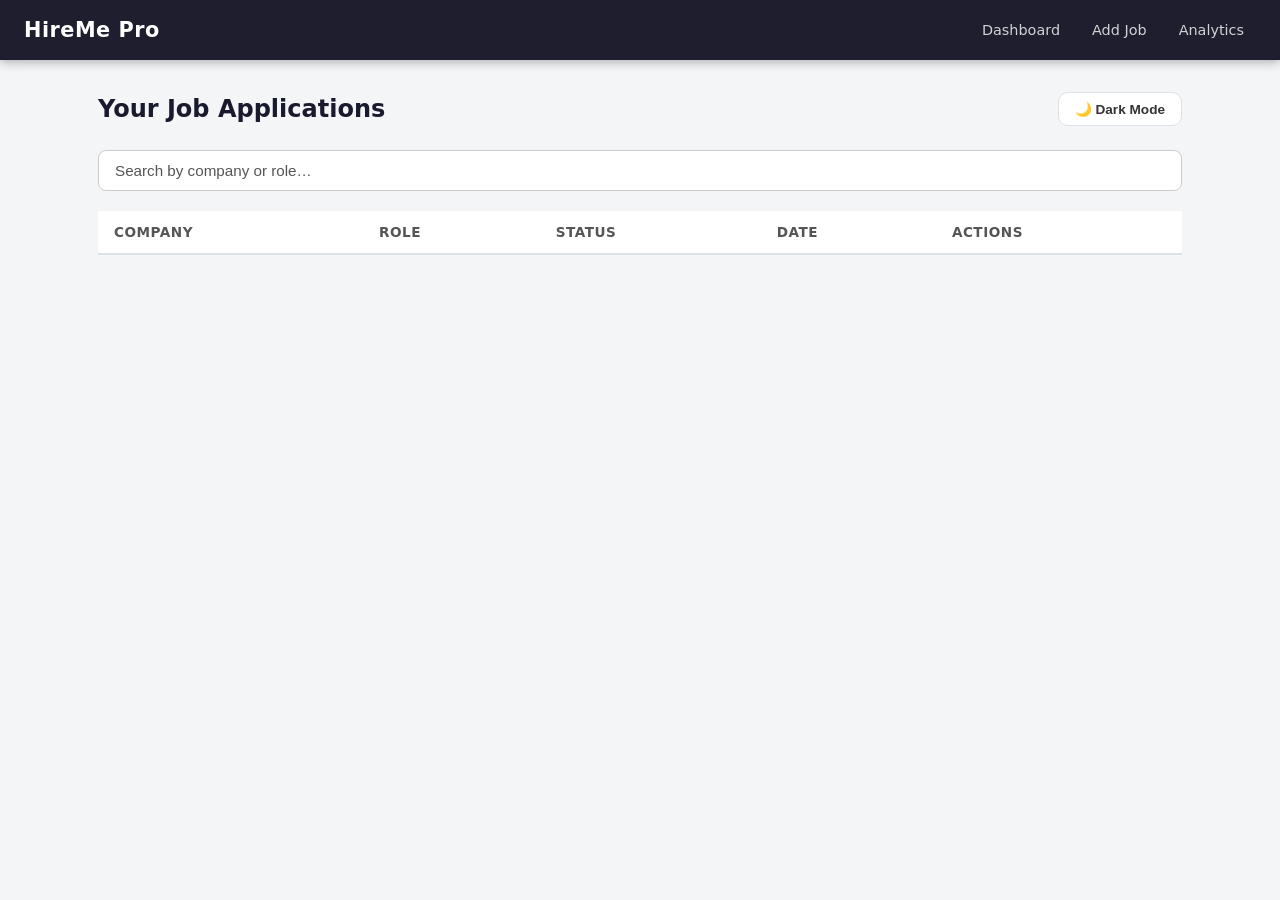
<file: index.html>
<!DOCTYPE html>
<html lang="en">

<head>
    <meta charset="UTF-8">
    <meta name="viewport" content="width=device-width, initial-scale=1.0">
    <title>HireMe Pro – Dashboard</title>
    <link rel="stylesheet" href="style.css">
    <link rel="icon" type="image/png" href="images/favicon1.png">
</head>

<body>
    <nav class="navbar">
        <h1>HireMe Pro</h1>
        <div class="nav-links">
            <a href="index.html">Dashboard</a>
            <a href="add-job.html">Add Job</a>
            <a href="analytics.html">Analytics</a>
        </div>
    </nav>

    <div class="container">
        <div class="top-bar">
            <h2>Your Job Applications</h2>
            <button id="theme-btn">🌙 Dark Mode</button>
        </div>

        <input type="text" id="searchInput" placeholder="Search by company or role…" class="search-box">

        <table>
            <thead>
                <tr>
                    <th>Company</th>
                    <th>Role</th>
                    <th>Status</th>
                    <th>Date</th>
                    <th>Actions</th>
                </tr>
            </thead>
            <tbody id="jobList"></tbody>
        </table>
    </div>

    <script src="app.js"></script>
</body>
</html>
</file>
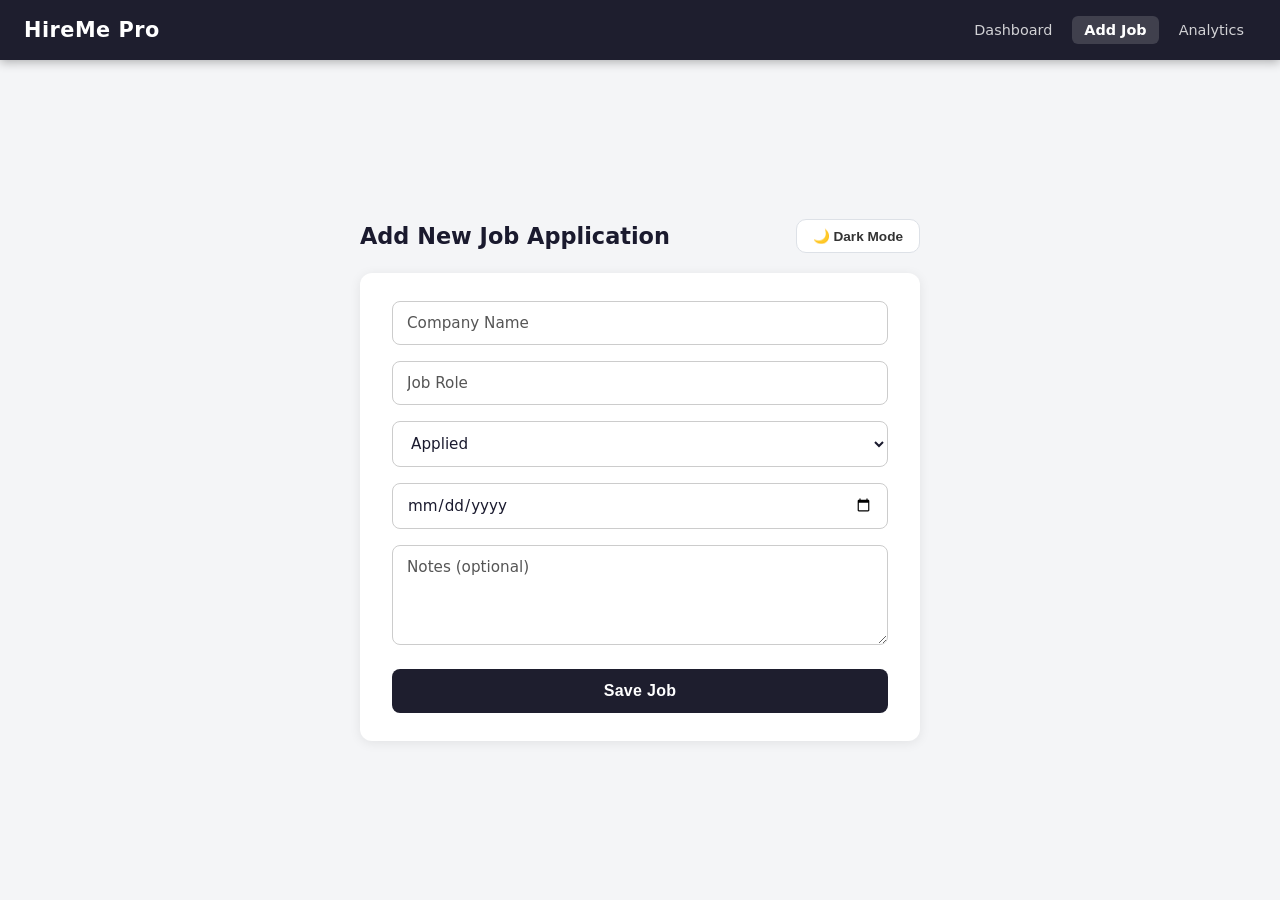
<file: add-job.html>
<!DOCTYPE html>
<html lang="en">

<head>
    <meta charset="UTF-8">
    <meta name="viewport" content="width=device-width, initial-scale=1.0">
    <title>Add Job – HireMe Pro</title>
    <link rel="stylesheet" href="style.css">
    <link rel="icon" type="image/png" href="images/favicon.png">
</head>

<body class="light">

    <nav class="navbar">
        <h1>HireMe Pro</h1>
        <div class="nav-links">
            <a href="index.html">Dashboard</a>
            <a href="add-job.html" class="active">Add Job</a>
            <a href="analytics.html">Analytics</a>
        </div>
    </nav>

    <div class="add-job-wrapper">

        <div class="add-job-header">
            <h2>Add New Job Application</h2>
            <!-- <button class="toggle-btn">🌟 Light Mode</button> -->
             <button id="theme-btn">🌙 Dark Mode</button>
        </div>

        <form id="jobForm">
            <input type="text" id="company" placeholder="Company Name" required>
            <input type="text" id="role" placeholder="Job Role" required>

            <select id="status">
                <option>Applied</option>
                <option>Interview Scheduled</option>
                <option>In Progress</option>
                <option>Selected</option>
                <option>Rejected</option>
            </select>

            <input type="date" id="date" required>
            <textarea id="notes" placeholder="Notes (optional)"></textarea>
            <button type="submit" class="btn">Save Job</button>
        </form>

    </div>

    <script src="app.js"></script>
</body>

</html>
</file>
<file: style.css>
/* CSS VARIABLES & RESET */
*, *::before, *::after {
    box-sizing: border-box;
    margin: 0;
    padding: 0;
}

:root {
    --bg: #f4f5f7;
    --surface: #ffffff;
    --text: #1a1a2e;
    --text-muted: #555;
    --border: #dde1e7;
    --navbar-bg: #1e1e2e;
    --accent: #007bff;
    --btn-bg: #1e1e2e;
    --input-bg: #fff;
    --input-border: #ccc;
    --search-bg: #fff;
    --theme-btn-bg: #fff;
    --theme-btn-color: #333;
    --shadow: 0 2px 12px rgba(0,0,0,0.08);
}

body.dark {
    --bg: #121212;
    --surface: #1e1e1e;
    --text: #f0f0f0;
    --text-muted: #aaa;
    --border: #444;
    --navbar-bg: #0d1117;
    --input-bg: #2a2a2a;
    --input-border: #555;
    --search-bg: #1e1e1e;
    --theme-btn-bg: #2c3944;
    --theme-btn-color: #fff;
    --shadow: 0 2px 12px rgba(0,0,0,0.4);
}

/* BASE */
html, body {
    height: 100%;
}

body {
    font-family: 'Segoe UI', system-ui, -apple-system, sans-serif;
    background: var(--bg);
    color: var(--text);
    transition: background 0.3s, color 0.3s;
    min-height: 100vh;
}

/* NAVBAR */
.navbar {
    background: var(--navbar-bg);
    color: #fff;
    padding: 0 24px;
    display: flex;
    justify-content: space-between;
    align-items: center;
    height: 60px;
    position: sticky;
    top: 0;
    z-index: 100;
    box-shadow: 0 2px 10px rgba(0,0,0,0.3);
}

.navbar h1 {
    font-size: 1.3rem;
    font-weight: 700;
    letter-spacing: 0.5px;
    white-space: nowrap;
}

.nav-links {
    display: flex;
    gap: 8px;
    align-items: center;
}

.nav-links a {
    color: rgba(255,255,255,0.8);
    text-decoration: none;
    font-size: 0.9rem;
    padding: 6px 12px;
    border-radius: 6px;
    transition: background 0.2s, color 0.2s;
    white-space: nowrap;
}

.nav-links a:hover {
    background: rgba(255,255,255,0.1);
    color: #fff;
}

.nav-links a.active {
    background: rgba(255,255,255,0.15);
    color: #fff;
    font-weight: 600;
}

/* CONTAINER (Dashboard) */
.container {
    width: 90%;
    max-width: 1100px;
    margin: 32px auto;
    padding: 0 8px;
}

/* TOP BAR */
.top-bar {
    display: flex;
    justify-content: space-between;
    align-items: center;
    margin-bottom: 24px;
    flex-wrap: wrap;
    gap: 12px;
}

.top-bar h2 {
    font-size: 1.5rem;
    font-weight: 700;
    margin: 0;
}

/* THEME BUTTON */
#theme-btn {
    border: 1.5px solid var(--border);
    padding: 8px 16px;
    border-radius: 10px;
    cursor: pointer;
    font-weight: 600;
    font-size: 0.85rem;
    background: var(--theme-btn-bg);
    color: var(--theme-btn-color);
    transition: all 0.3s;
    white-space: nowrap;
}

#theme-btn:hover {
    transform: scale(1.05);
    box-shadow: 0 2px 8px rgba(0,0,0,0.15);
}

/* SEARCH BOX */
.search-box {
    width: 100%;
    padding: 11px 16px;
    margin-bottom: 20px;
    border: 1.5px solid var(--input-border);
    border-radius: 8px;
    background: var(--search-bg);
    color: var(--text);
    font-size: 0.95rem;
    transition: border 0.2s, box-shadow 0.2s;
    outline: none;
}

.search-box:focus {
    border-color: var(--accent);
    box-shadow: 0 0 0 3px rgba(0,123,255,0.1);
}

.search-box::placeholder {
    color: var(--text-muted);
}

/* TABLE */
.table-wrapper {
    width: 100%;
    overflow-x: auto;
    -webkit-overflow-scrolling: touch;
    border-radius: 10px;
    box-shadow: var(--shadow);
}

table {
    width: 100%;
    border-collapse: collapse;
    background: var(--surface);
    color: var(--text);
}

table th {
    padding: 13px 16px;
    text-align: left;
    font-size: 0.85rem;
    font-weight: 700;
    text-transform: uppercase;
    letter-spacing: 0.5px;
    color: var(--text-muted);
    border-bottom: 2px solid var(--border);
    background: var(--surface);
}

table td {
    padding: 13px 16px;
    border-bottom: 1px solid var(--border);
    font-size: 0.93rem;
    vertical-align: middle;
    color: var(--text);
}

table tbody tr:last-child td {
    border-bottom: none;
}

table tbody tr:hover {
    background: rgba(0,123,255,0.04);
    transition: background 0.15s;
}

/* STATUS BADGE */
.status {
    display: inline-block;
    padding: 4px 12px;
    border-radius: 20px;
    color: white;
    font-size: 0.8rem;
    font-weight: 600;
    letter-spacing: 0.3px;
    white-space: nowrap;
}

/* DELETE BUTTON */
table td button {
    padding: 5px 14px;
    background: transparent;
    border: 1.5px solid #f44336;
    color: #f44336;
    border-radius: 6px;
    cursor: pointer;
    font-size: 0.82rem;
    font-weight: 600;
    transition: all 0.2s;
    white-space: nowrap;
}

table td button:hover {
    background: #f44336;
    color: white;
}

/* ADD JOB PAGE */
.add-job-wrapper {
    display: flex;
    flex-direction: column;
    align-items: center;
    justify-content: center;
    height: calc(100vh - 60px);
    padding: 32px 16px;
    box-sizing: border-box;
}

.add-job-header {
    display: flex;
    align-items: center;
    justify-content: space-between;
    width: 100%;
    max-width: 560px;
    margin-bottom: 20px;
}

.add-job-header h2 {
    font-size: 1.4rem;
    font-weight: 700;
}

form#jobForm {
    background: var(--surface);
    padding: 28px 32px;
    border-radius: 12px;
    box-shadow: var(--shadow);
    width: 100%;
    max-width: 560px;
}

form input,
form select,
form textarea {
    width: 100%;
    padding: 12px 14px;
    margin-bottom: 16px;
    border: 1.5px solid var(--input-border);
    border-radius: 8px;
    background: var(--input-bg);
    color: var(--text);
    font-size: 0.95rem;
    font-family: inherit;
    transition: border 0.2s, box-shadow 0.2s;
    outline: none;
}

form input:focus,
form select:focus,
form textarea:focus {
    border-color: var(--accent);
    box-shadow: 0 0 0 3px rgba(0,123,255,0.1);
}

form input::placeholder,
form textarea::placeholder {
    color: var(--text-muted);
}

form textarea {
    min-height: 100px;
    resize: vertical;
}

.btn {
    background: var(--btn-bg);
    padding: 13px;
    border: none;
    color: white;
    margin-top: 4px;
    cursor: pointer;
    width: 100%;
    font-size: 1rem;
    font-weight: 600;
    border-radius: 8px;
    transition: opacity 0.2s, transform 0.15s;
    letter-spacing: 0.3px;
}

.btn:hover {
    opacity: 0.85;
    transform: translateY(-1px);
}

/* ANALYTICS */
.chart-box {
    width: 100%;
    max-width: 420px;
    height: auto;
    margin: 0 auto;
    background: var(--surface);
    padding: 24px;
    border-radius: 12px;
    box-shadow: var(--shadow);
}

/* MOBILE RESPONSIVE */
@media (max-width: 600px) {

    /* Navbar */
    .navbar {
        padding: 10px 12px;
        height: auto;
        flex-wrap: wrap;
        gap: 6px;
    }

    .navbar h1 {
        font-size: 1rem;
    }

    .nav-links a {
        font-size: 0.75rem;
        padding: 4px 8px;
    }

    /* Dashboard container */
    .container {
        width: 100%;
        padding: 0 10px;
        margin: 16px auto;
    }

    .top-bar {
        flex-direction: row;
        align-items: center;
        flex-wrap: wrap;
        gap: 8px;
        margin-bottom: 14px;
    }

    .top-bar h2 {
        font-size: 1.1rem;
    }

    #theme-btn {
        font-size: 0.75rem;
        padding: 6px 12px;
    }

    .search-box {
        font-size: 0.85rem;
        padding: 9px 12px;
        margin-bottom: 14px;
    }

    /* Table — shrink to fit, no overflow */
    .table-wrapper {
        border-radius: 8px;
        overflow-x: auto;
    }

    table {
        font-size: 0.75rem;
        min-width: unset;
        width: 100%;
    }

    table th {
        padding: 8px 6px;
        font-size: 0.68rem;
        letter-spacing: 0;
    }

    table td {
        padding: 8px 6px;
        font-size: 0.75rem;
    }

    .status {
        font-size: 0.65rem;
        padding: 3px 7px;
    }

    table td button {
        padding: 4px 8px;
        font-size: 0.7rem;
    }

    /* Add Job page */
    .add-job-wrapper {
        height: auto;
        min-height: calc(100vh - 60px);
        padding: 20px 12px;
        justify-content: flex-start;
        padding-top: 32px;
    }

    .add-job-header {
        flex-direction: row;
        align-items: center;
        gap: 10px;
        margin-bottom: 16px;
    }

    .add-job-header h2 {
        font-size: 1.1rem;
    }

    form#jobForm {
        padding: 20px 16px;
    }

    form input,
    form select,
    form textarea {
        font-size: 0.88rem;
        padding: 10px 12px;
    }
}
</file>
